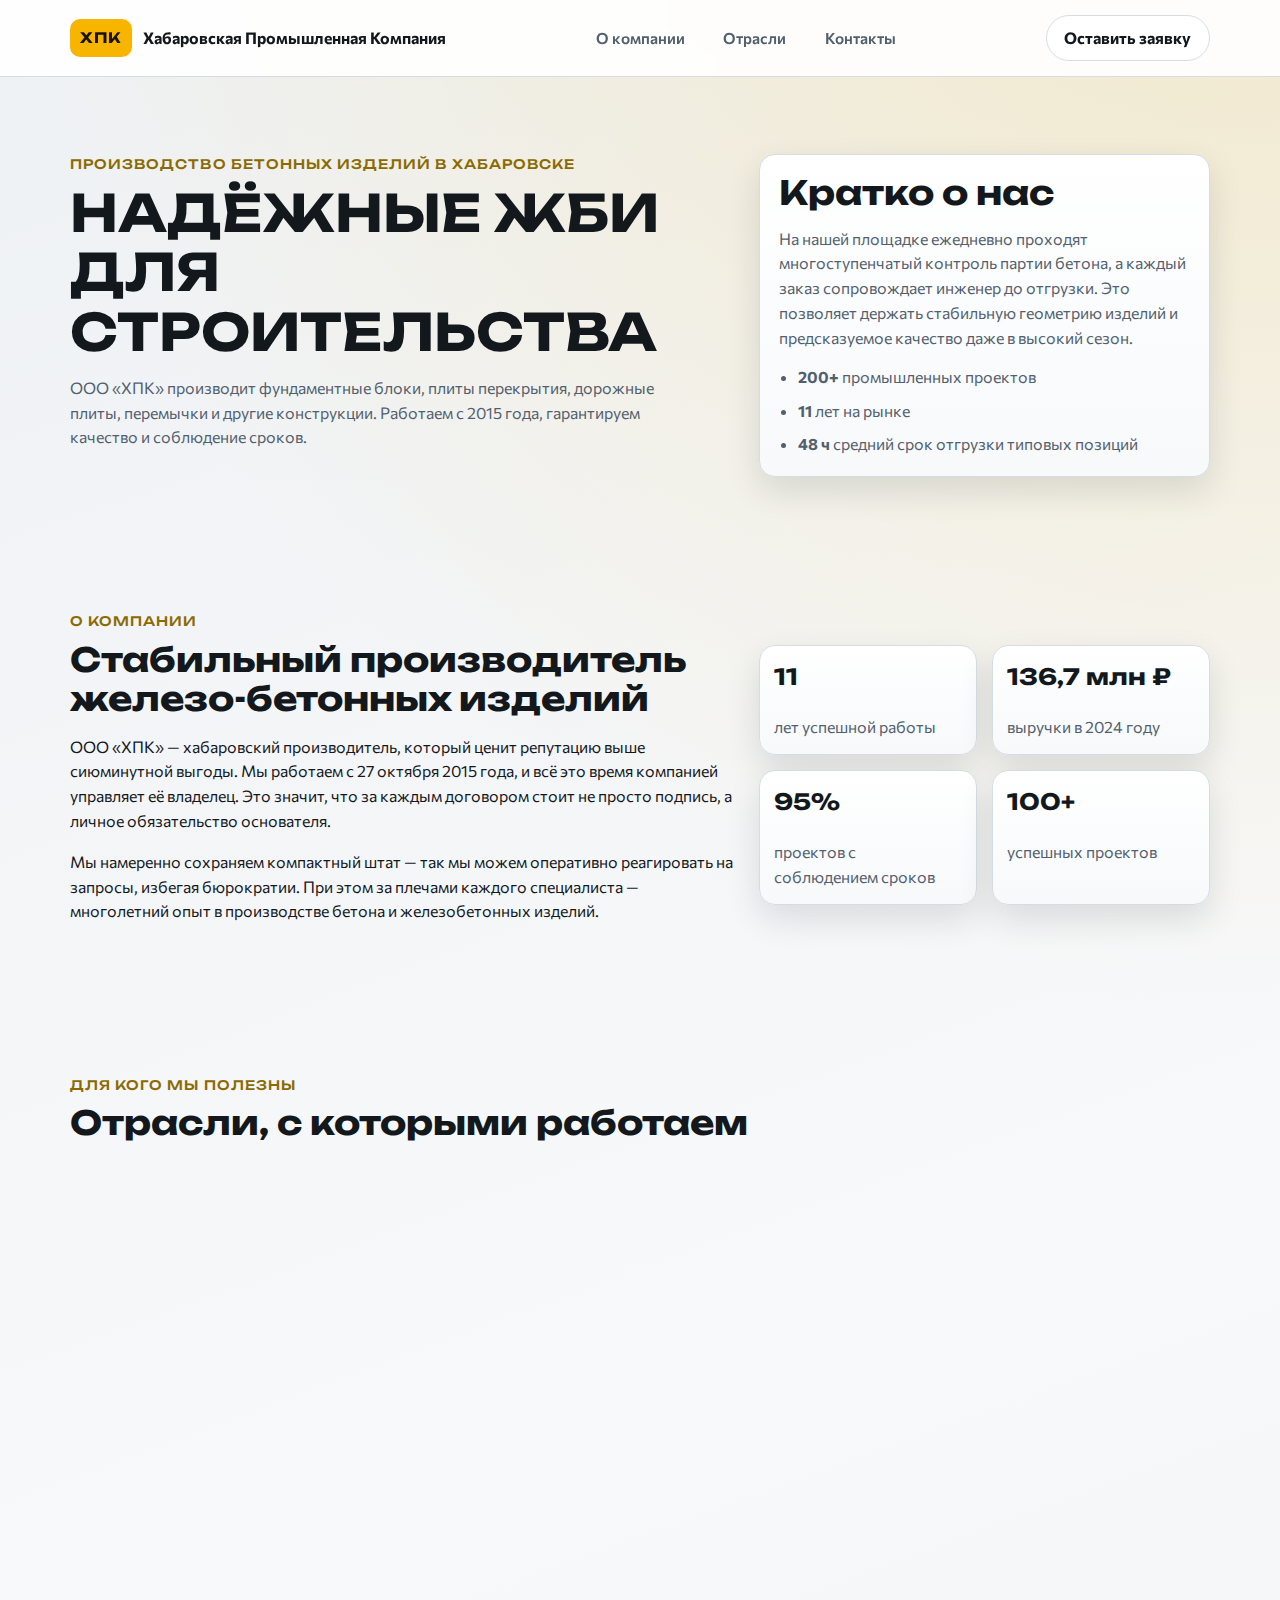
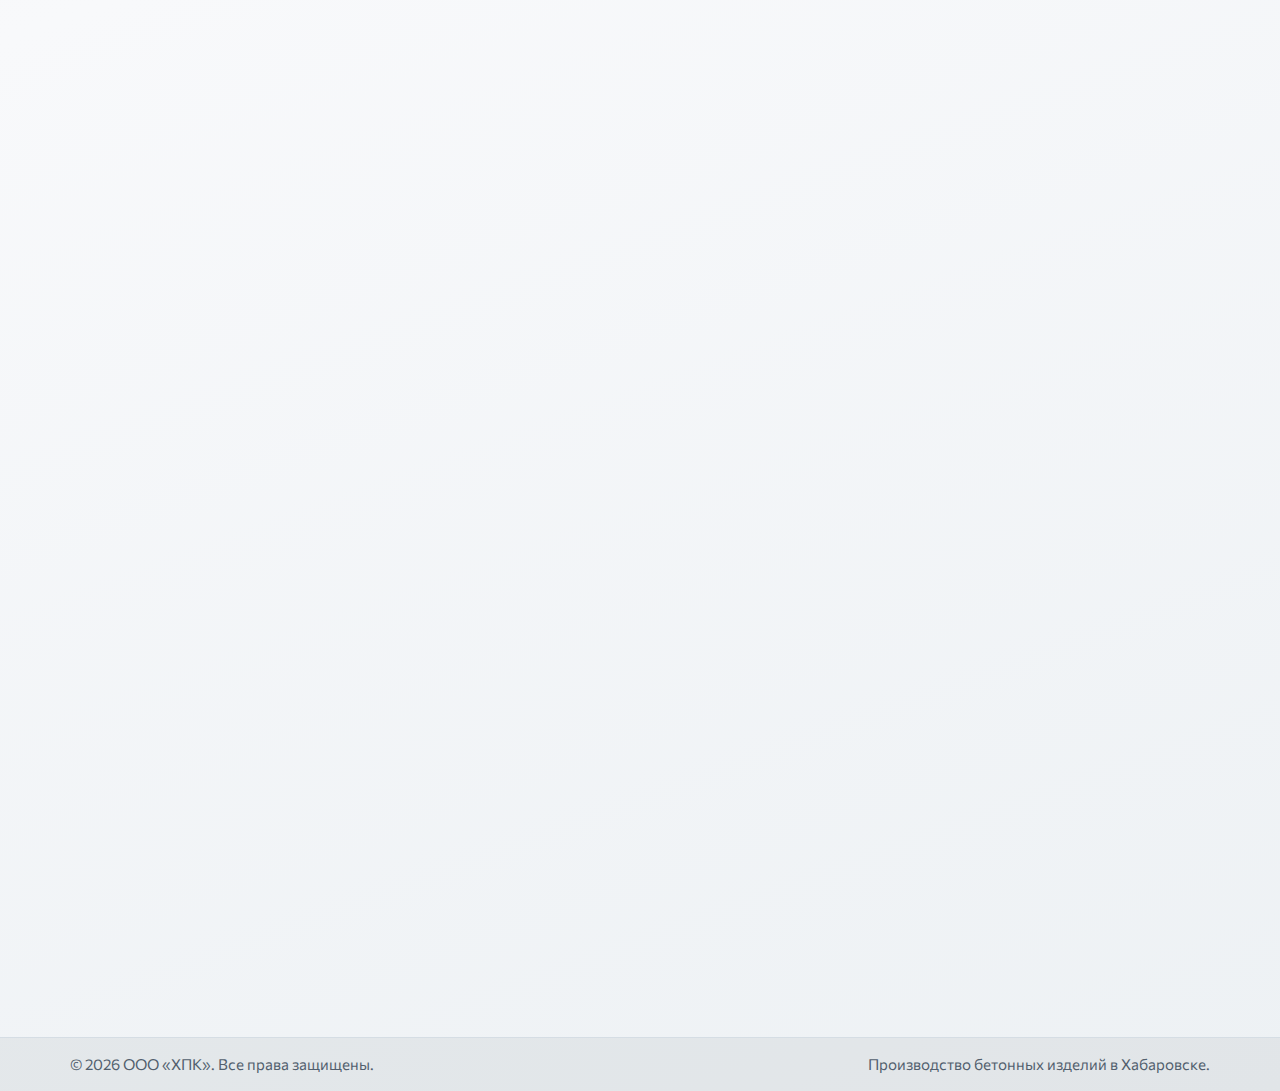
<file: index.html>
<!doctype html>
<html lang="ru">
<head>
  <meta charset="UTF-8" />
  <meta name="viewport" content="width=device-width, initial-scale=1.0" />
  <title>Хабаровская Промышленная Компания</title>
  <meta
    name="description"
    content="ООО «ХПК» — производство бетонных изделий в Хабаровске. Фундаментные блоки, плиты, перемычки. Работаем с 2015 года."
  />
  <link rel="stylesheet" href="styles.css" />
</head>
<body>
  <header class="header" id="home">
    <div class="container header-row">
      <a class="brand" href="CRM/login.html" aria-label="ООО ХПК">
        <span class="brand-mark">ХПК</span>
        <span class="brand-text">Хабаровская Промышленная Компания</span>
      </a>
      <nav class="nav" aria-label="Основное меню">
        <a href="#about">О компании</a>
        <a href="#industries">Отрасли</a>
        <a href="#contacts">Контакты</a>
      </nav>
      <a class="btn btn-line" href="#contacts">Оставить заявку</a>
    </div>
  </header>

  <main>
    <section class="hero section">
      <div class="container hero-grid reveal" data-reveal>
        <div>
          <p class="lead">Производство бетонных изделий в Хабаровске</p>
          <h1>НАДЁЖНЫЕ ЖБИ ДЛЯ СТРОИТЕЛЬСТВА</h1>
          <p class="hero-text">
            ООО «ХПК» производит фундаментные блоки, плиты перекрытия, дорожные плиты, перемычки и другие конструкции. 
            Работаем с 2015 года, гарантируем качество и соблюдение сроков.
          </p>
        </div>
        <aside class="hero-card" aria-label="Ключевые показатели">
          <h2>Кратко о нас</h2>
          <p class="hero-note">
            На нашей площадке ежедневно проходят многоступенчатый контроль партии бетона,
            а каждый заказ сопровождает инженер до отгрузки. Это позволяет держать стабильную
            геометрию изделий и предсказуемое качество даже в высокий сезон.
          </p>
          <ul>
            <li><strong>200+</strong> промышленных проектов</li>
            <li><strong>11</strong> лет на рынке</li>
            <li><strong>48 ч</strong> средний срок отгрузки типовых позиций</li>
          </ul>
        </aside>
      </div>
    </section>

    <section class="section about" id="about">
      <div class="container about-grid reveal" data-reveal>
        <div>
          <p class="kicker">О компании</p>
          <h2>Стабильный производитель железо-бетонных изделий</h2>
          <p>
        ООО «ХПК» — хабаровский производитель, который ценит репутацию выше сиюминутной выгоды. 
        Мы работаем с 27 октября 2015 года, и всё это время компанией управляет её владелец. 
        Это значит, что за каждым договором стоит не просто подпись, а личное обязательство основателя. 
        </p>
        <p>
        Мы намеренно сохраняем компактный штат — так мы можем оперативно реагировать на запросы, 
        избегая бюрократии. При этом за плечами каждого специалиста — многолетний опыт в производстве бетона 
        и железобетонных изделий.
      </p>
        </div>
        <div class="stats-grid">
          <article>
            <strong>11</strong>
            <p>лет успешной работы</p>
          </article>
          <article>
            <strong>136,7 млн ₽</strong>
            <p>выручки в 2024 году</p>
          </article>
          <article>
            <strong>95%</strong>
            <p>проектов с соблюдением сроков</p>
          </article>
          <article>
            <strong>100+</strong>
            <p>успешных проектов </p>
          </article>
        </div>
      </div>
    </section>

    <section class="section industries" id="industries">
      <div class="container">
        <p class="kicker">Для кого мы полезны</p>
        <h2>Отрасли, с которыми работаем</h2>
        <div class="industries-carousel reveal" data-reveal data-industries-carousel>
          <div class="carousel-viewport">
            <button class="carousel-arrow prev" type="button" aria-label="Предыдущая отрасль" data-carousel-prev>
              &#10094;
            </button>
            <div class="carousel-track" data-carousel-track>
              <article class="industry-slide">
                <img src="assets/images/industry-housing.jpg" alt="Жилищное строительство" loading="lazy" />
                <div class="industry-content">
                  <h3>Жилищное строительство</h3>
                  <p>Плиты и фундаментные элементы для многоквартирных и малоэтажных объектов с прогнозируемыми сроками поставки.</p>
                </div>
              </article>
              <article class="industry-slide">
                <img src="assets/images/industry-commercial.jpg" alt="Коммерческое строительство" loading="lazy" />
                <div class="industry-content">
                  <h3>Коммерческое строительство</h3>
                  <p>ЖБИ для торговых и офисных комплексов с повышенными требованиями к точности геометрии и качеству поверхности.</p>
                </div>
              </article>
              <article class="industry-slide">
                <img src="assets/images/industry-road.jpg" alt="Дорожное строительство" loading="lazy" />
                <div class="industry-content">
                  <h3>Дорожное строительство</h3>
                  <p>Дорожные плиты и конструкции, рассчитанные на высокие нагрузки и интенсивную эксплуатацию в сложном климате.</p>
                </div>
              </article>
              <article class="industry-slide">
                <img src="assets/images/industry-industrial.jpg" alt="Промышленные объекты" loading="lazy" />
                <div class="industry-content">
                  <h3>Промышленные объекты</h3>
                  <p>Конструктивные решения для цехов, производственных площадок и технических зданий с акцентом на долговечность.</p>
                </div>
              </article>
              <article class="industry-slide">
                <img src="assets/images/industry-warehouse.jpg" alt="Складские комплексы" loading="lazy" />
                <div class="industry-content">
                  <h3>Складские комплексы</h3>
                  <p>Поставляем ЖБИ для быстровозводимых складов и логистических центров с учетом модульной структуры объектов.</p>
                </div>
              </article>
              <article class="industry-slide">
                <img src="assets/images/industry-infra.jpg" alt="Инфраструктурные проекты" loading="lazy" />
                <div class="industry-content">
                  <h3>Инфраструктурные проекты</h3>
                  <p>Решения для инженерной и транспортной инфраструктуры, где важны надежность, ресурс и стабильная логистика.</p>
                </div>
              </article>
            </div>
            <button class="carousel-arrow next" type="button" aria-label="Следующая отрасль" data-carousel-next>
              &#10095;
            </button>
          </div>
          <div class="carousel-dots" aria-label="Навигация по слайдам">
            <button class="carousel-dot is-active" type="button" aria-label="Слайд 1"></button>
            <button class="carousel-dot" type="button" aria-label="Слайд 2"></button>
            <button class="carousel-dot" type="button" aria-label="Слайд 3"></button>
            <button class="carousel-dot" type="button" aria-label="Слайд 4"></button>
            <button class="carousel-dot" type="button" aria-label="Слайд 5"></button>
            <button class="carousel-dot" type="button" aria-label="Слайд 6"></button>
          </div>
        </div>
      </div>
    </section>

    <section class="section contact" id="contacts">
      <div class="container contact-grid reveal" data-reveal>
        <div>
          <p class="kicker">Контакты</p>
          <h2>Давайте обсудим ваш проект</h2>
          <p>ООО «ХПК»</p>
          <p>ИНН: 2723182691</p>
          <p>КПП: 272301001</p>
          <p>ОГРН: 1152723006512</p>
          <p>Адрес: г. Хабаровск, Строительная ул., д. 24</p>
          <p><a href="mailto:info@hpk.ru">info@hpk.ru</a></p>
          <p>Склад: Пн-Сб 8:00-17:00</p>
          <p>Прием заявок онлайн: круглосуточно</p>
        </div>
        <form class="contact-form" action="#" method="post">
          <label>
            Ваше имя
            <input type="text" name="name" placeholder="Иван" required />
          </label>
          <label>
            Телефон
            <input type="tel" name="phone" placeholder="+7 (___) ___-__-__" required />
          </label>
          <label>
            E-mail
            <input type="email" name="email" placeholder="mail@company.ru" />
          </label>
          <label>
            Задача
            <textarea name="message" rows="4" placeholder="Опишите кратко задачу"></textarea>
          </label>
          <button class="btn btn-fill" type="submit">Отправить заявку</button>
        </form>
      </div>
    </section>
  </main>

  <footer class="footer">
    <div class="container footer-row">
      <p>© 2026 ООО «ХПК». Все права защищены.</p>
      <p>Производство бетонных изделий в Хабаровске.</p>
    </div>
  </footer>
  <script src="script.js" defer></script>
</body>
</html>
</file>
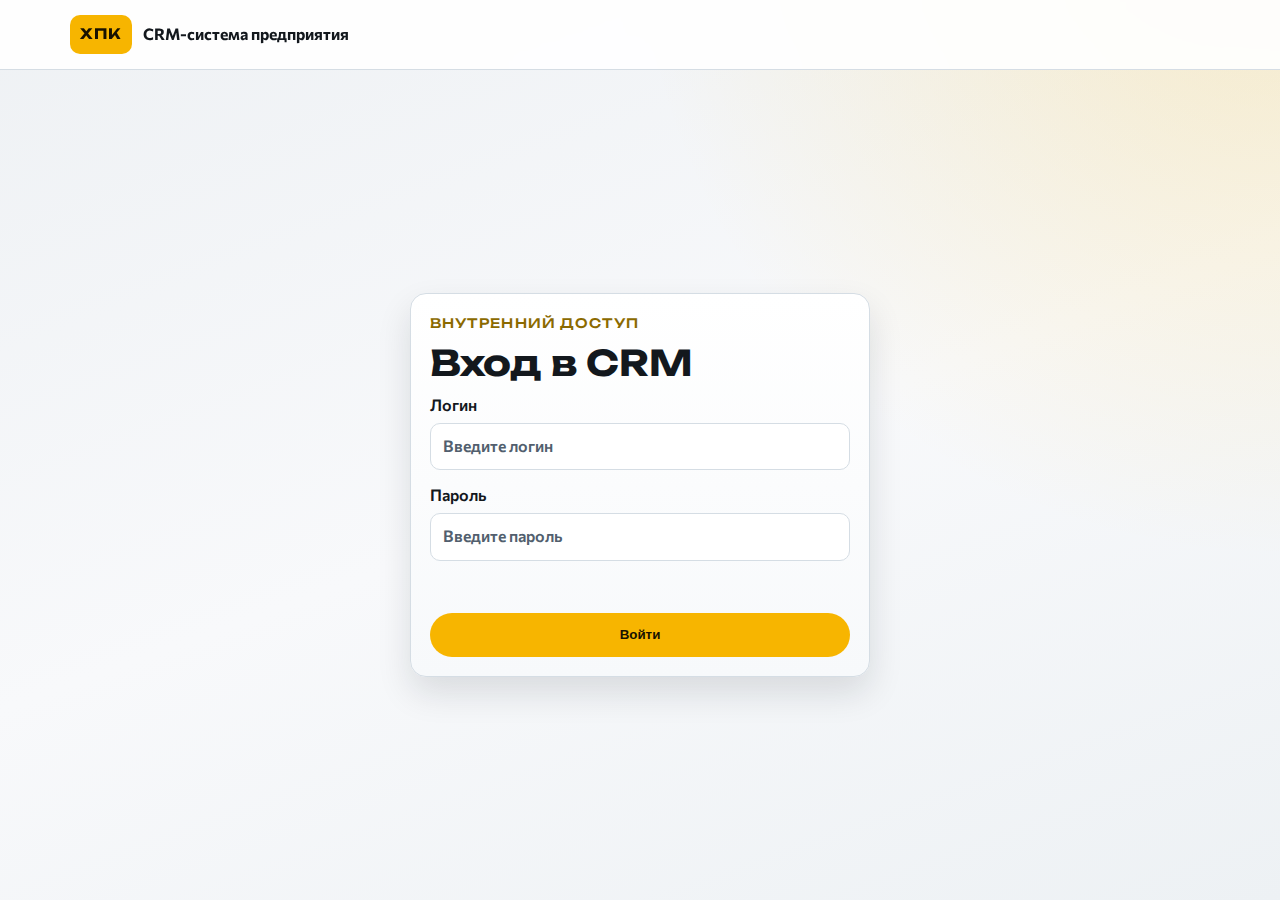
<file: CRM/dashboard.html>
<!doctype html>
<html lang="ru">
<head>
  <meta charset="UTF-8" />
  <meta name="viewport" content="width=device-width, initial-scale=1.0" />
  <title>CRM Кабинет | ООО «ХПК»</title>
  <meta name="description" content="Рабочий кабинет CRM ООО «ХПК»." />
  <link rel="icon" href="/favicon.ico" />
  <link rel="stylesheet" href="../styles.css" />
  <link rel="stylesheet" href="login.css" />
  <link rel="stylesheet" href="dashboard.css?v=20260216-layout2" />
</head>
<body class="dashboard-page">
  <header class="header login-header">
    <div class="container header-row">
      <a class="brand" href="../index.html" aria-label="ООО ХПК">
        <span class="brand-mark">ХПК</span>
        <span class="brand-text">CRM-система предприятия</span>
      </a>
      <button class="btn btn-line" type="button" data-logout-btn>Выйти</button>
    </div>
  </header>

  <main class="dashboard-main">
    <section class="container dashboard-shell">
      <aside class="dashboard-sidebar">
        <p class="kicker">Разделы CRM</p>
        <button class="tab-btn is-active" type="button" data-tab-btn data-tab-target="overview">Дашборд</button>
        <button class="tab-btn" type="button" data-tab-btn data-tab-target="clients">Клиенты</button>
        <button class="tab-btn" type="button" data-tab-btn data-tab-target="deals">Сделки</button>
        <button class="tab-btn" type="button" data-tab-btn data-tab-target="progress">Учет выполненного</button>
        <button class="tab-btn" type="button" data-tab-btn data-tab-target="workers">Сотрудники</button>
        <button class="tab-btn" type="button" data-tab-btn data-tab-target="attendance">Табель</button>
      </aside>

      <div class="dashboard-content">
        <section class="dashboard-panel is-active" data-tab-panel="overview">
          <h1>Дашборд</h1>
          <p class="login-text" data-user-info></p>
          <p class="login-message" data-dashboard-message aria-live="polite"></p>
          <div class="stats-grid dashboard-stats" data-overview-cards></div>
        </section>

        <section class="dashboard-panel" data-tab-panel="clients">
          <h2>Клиенты</h2>
          <div class="section-actions">
            <button class="btn btn-fill" type="button" data-create-client>Создать клиента</button>
          </div>
          <div class="table-wrap">
            <table class="entity-table">
              <thead>
                <tr>
                  <th>Клиент</th>
                  <th>Контакт</th>
                  <th>Телефон</th>
                  <th>Сделок</th>
                  <th></th>
                </tr>
              </thead>
              <tbody data-clients-body></tbody>
            </table>
          </div>
        </section>

        <section class="dashboard-panel" data-tab-panel="deals">
          <h2>Сделки</h2>
          <div class="section-actions">
            <button class="btn btn-fill" type="button" data-create-deal>Создать сделку</button>
          </div>
          <div class="table-wrap">
            <table class="entity-table">
              <thead>
                <tr>
                  <th>Заказ</th>
                  <th>Клиент</th>
                  <th>Сумма</th>
                  <th>Статус</th>
                  <th>Дата</th>
                  <th></th>
                </tr>
              </thead>
              <tbody data-deals-body></tbody>
            </table>
          </div>
        </section>

        <section class="dashboard-panel" data-tab-panel="progress">
          <h2>Учет</h2>
          <div class="stack-layout">
            <div class="subpanel">
              <h3>Добавление выпуска</h3>
              <div class="section-actions">
                <button class="btn btn-fill" type="button" data-create-production>Добавить выпуск</button>
              </div>
            </div>
            <div class="subpanel">
              <h3>Просмотр выпуска</h3>
              <form class="entity-form compact-form" data-production-filter-form>
                <input type="date" name="productionDate" data-production-date required />
                <button class="btn btn-line" type="submit">Показать день</button>
              </form>
              <div class="table-wrap">
                <table class="entity-table">
                  <thead>
                    <tr>
                      <th>Дата</th>
                      <th>Сотрудник</th>
                      <th>Изделие</th>
                      <th>Количество, шт</th>
                      <th></th>
                    </tr>
                  </thead>
                  <tbody data-productions-body></tbody>
                </table>
              </div>
            </div>
          </div>
        </section>

        <section class="dashboard-panel" data-tab-panel="workers">
          <h2>Сотрудники</h2>
          <div class="stack-layout">
            <div class="subpanel">
              <h3>Добавление сотрудника</h3>
              <div class="stats-grid dashboard-stats workers-stats">
                <article>
                  <strong data-workers-total>0</strong>
                  <p>Всего сотрудников</p>
                </article>
              </div>
              <div class="section-actions">
                <button class="btn btn-fill" type="button" data-create-worker>Добавить сотрудника</button>
              </div>
            </div>
            <div class="subpanel">
              <h3>Список сотрудников</h3>
              <div class="table-wrap">
                <table class="entity-table">
                  <thead>
                    <tr>
                      <th>Сотрудник</th>
                      <th>Должность</th>
                      <th></th>
                    </tr>
                  </thead>
                  <tbody data-workers-body></tbody>
                </table>
              </div>
            </div>
          </div>
        </section>

        <section class="dashboard-panel" data-tab-panel="attendance">
          <h2>Табель</h2>
          <div class="stack-layout">
            <div class="subpanel">
              <h3>Заполнение табеля</h3>
              <div class="section-actions">
                <button class="btn btn-fill" type="button" data-create-attendance>Заполнить табель</button>
              </div>
            </div>
            <div class="subpanel">
              <h3>Просмотр табеля</h3>
              <form class="entity-form compact-form" data-attendance-filter-form>
                <input type="date" name="attendanceDate" data-attendance-date required />
                <button class="btn btn-line" type="submit">Показать день</button>
              </form>
              <div class="table-wrap">
                <table class="entity-table">
                  <thead>
                    <tr>
                      <th>Дата</th>
                      <th>Сотрудник</th>
                      <th>Статус</th>
                      <th>Отработано, ч</th>
                      <th></th>
                    </tr>
                  </thead>
                  <tbody data-attendance-body></tbody>
                </table>
              </div>
            </div>
          </div>
        </section>
      </div>
    </section>
  </main>

  <div class="modal-overlay" data-edit-modal hidden>
    <div class="modal-card">
      <div class="modal-header">
        <h3 data-edit-title>Редактирование</h3>
        <button class="btn btn-line btn-small" type="button" data-edit-close>Закрыть</button>
      </div>
      <form class="modal-form" data-edit-form></form>
    </div>
  </div>

  <script src="dashboard.js?v=20260216-ui1" defer></script>
</body>
</html>
</file>
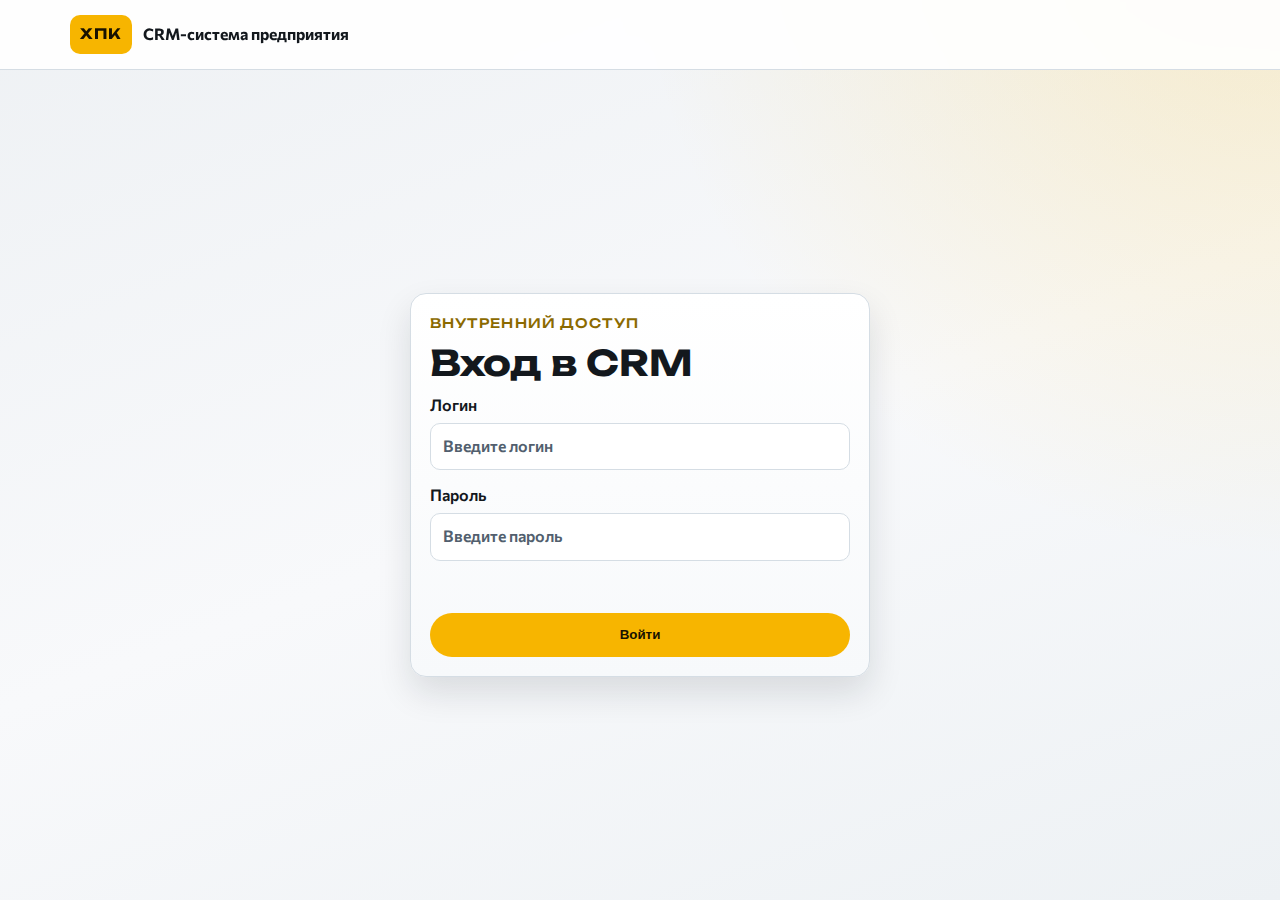
<file: CRM/login.html>
<!doctype html>
<html lang="ru">
<head>
  <meta charset="UTF-8" />
  <meta name="viewport" content="width=device-width, initial-scale=1.0" />
  <title>Вход в CRM | ООО «ХПК»</title>
  <meta name="description" content="Вход в CRM-систему ООО «ХПК» для сотрудников предприятия." />
  <link rel="stylesheet" href="../styles.css" />
  <link rel="stylesheet" href="login.css" />
</head>
<body class="login-page">
  <header class="header login-header">
    <div class="container header-row">
      <a class="brand" href="../index.html" aria-label="ООО ХПК">
        <span class="brand-mark">ХПК</span>
        <span class="brand-text">CRM-система предприятия</span>
      </a>
    </div>
  </header>

  <main class="login-main">
    <section class="login-section">
      <div class="login-card">
        <p class="kicker">Внутренний доступ</p>
        <h1>Вход в CRM</h1>
        
        <form class="login-form" action="#" method="post" autocomplete="on" data-login-form>
          <label>
            Логин
            <input type="text" name="username" placeholder="Введите логин" required autocomplete="username" data-login-input />
          </label>
          <label>
            Пароль
            <input type="password" name="password" placeholder="Введите пароль" required autocomplete="current-password" data-password-input />
          </label>
          <p class="login-message" data-login-message aria-live="polite"></p>
          <button class="btn btn-fill" type="submit">Войти</button>
        </form>
      </div>
    </section>
  </main>
  <script src="login.js" defer></script>
</body>
</html>
</file>
<file: styles.css>
@font-face {
  font-family: "Commissioner";
  src: url("assets/fonts/Commissioner-400.ttf") format("truetype");
  font-style: normal;
  font-weight: 400;
  font-display: swap;
}

@font-face {
  font-family: "Commissioner";
  src: url("assets/fonts/Commissioner-500.ttf") format("truetype");
  font-style: normal;
  font-weight: 500;
  font-display: swap;
}

@font-face {
  font-family: "Commissioner";
  src: url("assets/fonts/Commissioner-600.ttf") format("truetype");
  font-style: normal;
  font-weight: 600;
  font-display: swap;
}

@font-face {
  font-family: "Commissioner";
  src: url("assets/fonts/Commissioner-700.ttf") format("truetype");
  font-style: normal;
  font-weight: 700;
  font-display: swap;
}

@font-face {
  font-family: "Commissioner";
  src: url("assets/fonts/Commissioner-800.ttf") format("truetype");
  font-style: normal;
  font-weight: 800;
  font-display: swap;
}

@font-face {
  font-family: "Unbounded";
  src: url("assets/fonts/Unbounded-500.ttf") format("truetype");
  font-style: normal;
  font-weight: 500;
  font-display: swap;
}

@font-face {
  font-family: "Unbounded";
  src: url("assets/fonts/Unbounded-700.ttf") format("truetype");
  font-style: normal;
  font-weight: 700;
  font-display: swap;
}

:root {
  --bg: #f2f4f6;
  --surface: #ffffff;
  --surface-soft: #f7f9fb;
  --ink: #13181d;
  --muted: #525f6e;
  --line: #d5dde4;
  --brand: #f7b500;
  --brand-dark: #d79c00;
  --brand-ink: #181200;
  --brand-ink-soft: #7c5d00;
  --brand-soft: #fff8df;
  --kicker: #8b6a00;
  --accent: #1d2b36;
  --dot: #c4ccd4;
  --header-bg: rgba(255, 255, 255, 0.9);
  --footer-bg: rgba(29, 43, 54, 0.06);
  --bg-grad-1: #eef1f4;
  --bg-grad-2: #f8f9fb;
  --bg-grad-3: #edf1f4;
  --brand-glow: rgba(247, 181, 0, 0.2);
  --radius: 16px;
  --shadow: 0 14px 34px rgba(19, 24, 29, 0.12);
}

@media (prefers-color-scheme: dark) {
  :root {
    --bg: #0c1014;
    --surface: #141b22;
    --surface-soft: #18212a;
    --ink: #f5f7fb;
    --muted: #c1cbd6;
    --line: #26323d;
    --brand: #f0b31a;
    --brand-dark: #d49b13;
    --brand-ink: #1a1200;
    --brand-ink-soft: #ffdd8f;
    --brand-soft: #2b2310;
    --kicker: #f0c15a;
    --accent: #0e141a;
    --dot: #3a4654;
    --header-bg: rgba(12, 16, 20, 0.92);
    --footer-bg: rgba(255, 255, 255, 0.04);
    --bg-grad-1: #0f1419;
    --bg-grad-2: #111820;
    --bg-grad-3: #0f151c;
    --brand-glow: rgba(240, 179, 26, 0.08);
    --shadow: 0 18px 36px rgba(0, 0, 0, 0.45);
  }
}

* {
  box-sizing: border-box;
}

html,
body {
  margin: 0;
  padding: 0;
}

html {
  scroll-behavior: smooth;
  scroll-padding-top: 118px;
}

body {
  font-family: "Commissioner", "Segoe UI", Arial, sans-serif;
  color: var(--ink);
  background:
    radial-gradient(circle at 100% -10%, var(--brand-glow), transparent 40%),
    linear-gradient(160deg, var(--bg-grad-1), var(--bg-grad-2) 52%, var(--bg-grad-3)),
    var(--bg);
  line-height: 1.55;
}

.container {
  width: min(1140px, 92vw);
  margin: 0 auto;
}

a {
  color: inherit;
}


.header {
  position: sticky;
  top: 0;
  z-index: 40;
  border-bottom: 1px solid var(--line);
  background: var(--header-bg);
  backdrop-filter: blur(10px);
}

.header-row,
.footer-row {
  display: flex;
  justify-content: space-between;
  align-items: center;
  gap: 1rem;
  padding: 0.95rem 0;
}

.brand {
  display: inline-flex;
  align-items: center;
  gap: 0.7rem;
  text-decoration: none;
  font-weight: 700;
}

.brand-mark {
  font-family: "Unbounded", "Segoe UI", Arial, sans-serif;
  font-size: 0.9rem;
  letter-spacing: 0.08em;
  padding: 0.5rem 0.6rem;
  border-radius: 10px;
  color: var(--brand-ink);
  background: var(--brand);
}

.brand-text {
  font-size: 1rem;
}

.nav {
  display: flex;
  gap: 1.1rem;
}

.nav a {
  position: relative;
  z-index: 1;
  overflow: hidden;
  border-radius: 999px;
  padding: 0.35rem 0.65rem;
  text-decoration: none;
  color: var(--muted);
  font-weight: 600;
  font-size: 0.96rem;
  transition: color 0.28s ease, transform 0.28s ease;
}

.nav a::before {
  content: "";
  position: absolute;
  inset: 0;
  border-radius: inherit;
  background: rgba(247, 181, 0, 0.18);
  transform: scaleX(0);
  transform-origin: left center;
  transition: transform 0.28s ease;
  z-index: -1;
}

.nav a:hover {
  color: var(--ink);
  transform: translateY(-1px);
}

.nav a:hover::before {
  transform: scaleX(1);
}

.section {
  padding: 4.2rem 0;
}

.hero {
  padding-top: 4.8rem;
}

.hero-grid,
.about-grid,
.contact-grid {
  display: grid;
  grid-template-columns: 1.25fr 0.85fr;
  gap: 1.6rem;
}

.about-grid.expanded {
  grid-template-columns: 1.2fr 0.8fr;
}

.lead,
.kicker {
  margin: 0 0 0.6rem;
  font-family: "Unbounded", "Segoe UI", Arial, sans-serif;
  font-size: 0.82rem;
  letter-spacing: 0.08em;
  text-transform: uppercase;
  color: var(--kicker);
}

h1,
h2,
h3 {
  margin: 0 0 0.85rem;
  line-height: 1.16;
}

h1 {
  font-family: "Unbounded", "Segoe UI", Arial, sans-serif;
  font-size: clamp(2rem, 4vw, 3.5rem);
  max-width: 17ch;
}

h2 {
  font-family: "Unbounded", "Segoe UI", Arial, sans-serif;
  font-size: clamp(1.45rem, 2.6vw, 2.15rem);
}

.hero-text {
  margin: 0;
  max-width: 62ch;
  color: var(--muted);
}

.hero-actions {
  display: flex;
  flex-wrap: wrap;
  gap: 0.75rem;
  margin-top: 1.4rem;
}

.btn {
  display: inline-flex;
  align-items: center;
  justify-content: center;
  min-height: 44px;
  padding: 0.6rem 1.1rem;
  border-radius: 999px;
  border: 1px solid transparent;
  font-weight: 700;
  text-decoration: none;
  transition: all 0.2s ease;
}

.btn-fill {
  background: var(--brand);
  color: var(--brand-ink);
}

.btn-fill:hover {
  background: var(--brand-dark);
}

.btn-line {
  border-color: var(--line);
  color: var(--ink);
  background: var(--surface);
}

.btn-line:hover {
  background: var(--brand);
  border-color: var(--brand);
  color: var(--brand-ink);
}

.btn-soft {
  border-color: var(--line);
  background: var(--surface);
  color: var(--ink);
}

.hero-card,
.service-card,
.metric-card,
.stats-grid article,
.contact-form,
.text-panel,
.risk-panel {
  background: linear-gradient(180deg, var(--surface), var(--surface-soft));
  border: 1px solid var(--line);
  border-radius: var(--radius);
  box-shadow: var(--shadow);
}

.hero-card {
  padding: 1.2rem;
  transition: transform 0.35s ease, box-shadow 0.35s ease;
}

.hero-card:hover {
  transform: translateY(-4px);
  box-shadow: 0 18px 36px rgba(19, 24, 29, 0.15);
}

.hero-card ul {
  margin: 0;
  padding-left: 1.15rem;
  color: var(--muted);
}

.hero-note {
  margin: 0 0 0.9rem;
  color: var(--muted);
}

.hero-card li + li {
  margin-top: 0.55rem;
}

.service-grid,
.metric-grid {
  display: grid;
  grid-template-columns: repeat(3, minmax(0, 1fr));
  gap: 1rem;
}

.single-service {
  grid-template-columns: 1fr;
}

.service-card,
.metric-card {
  padding: 1.1rem;
}

.service-card h3,
.metric-card h3 {
  margin-bottom: 0.7rem;
  font-size: 1.08rem;
}

.service-card ul {
  margin: 0;
  padding-left: 1.15rem;
  color: var(--muted);
}

.service-card li + li {
  margin-top: 0.42rem;
}

.text-panel {
  padding: 1.1rem;
}

.text-panel p {
  margin: 0;
  color: var(--muted);
}

.text-panel p + p {
  margin-top: 0.85rem;
}

.about-grid {
  align-items: start;
}

.about .stats-grid {
  margin-top: 2.1rem;
}

.stats-grid {
  display: grid;
  grid-template-columns: repeat(2, minmax(0, 1fr));
  gap: 0.9rem;
}

.stats-grid article {
  padding: 0.9rem;
  display: flex;
  flex-direction: column;
  transition: transform 0.3s ease, box-shadow 0.3s ease;
}

.stats-grid article:hover {
  transform: translateY(-4px);
  box-shadow: 0 18px 36px rgba(19, 24, 29, 0.15);
}

.stats-grid strong {
  display: block;
  font-family: "Unbounded", "Segoe UI", Arial, sans-serif;
  font-size: 1.4rem;
  min-height: 2.2em;
}

.stats-grid p {
  margin: 0.35rem 0 0;
  color: var(--muted);
}

.finance {
  padding-top: 1rem;
}

.metric-value {
  margin: 0;
  font-family: "Unbounded", "Segoe UI", Arial, sans-serif;
  font-size: 1.45rem;
}

.metric-card p {
  margin: 0.5rem 0 0;
  color: var(--muted);
}

.risk-panel {
  margin-top: 1rem;
  padding: 1.1rem;
}

.risk-panel p {
  margin: 0;
  color: var(--muted);
}

.risk-panel ul {
  margin: 0.85rem 0 0;
  padding-left: 1.15rem;
  color: var(--muted);
}

.risk-panel li + li {
  margin-top: 0.42rem;
}

.contact {
  padding-bottom: 4.8rem;
}

.contact-grid {
  align-items: start;
}

.contact-grid p {
  margin: 0.3rem 0;
  color: var(--muted);
}

.industries-carousel {
  position: relative;
  display: grid;
  gap: 0.85rem;
  align-items: center;
}

.carousel-viewport {
  position: relative;
  overflow: hidden;
  border-radius: var(--radius);
}

.carousel-track {
  display: flex;
  transition: transform 0.82s cubic-bezier(0.22, 0.61, 0.36, 1);
  will-change: transform;
}

.industry-slide {
  flex: 0 0 100%;
  display: grid;
  grid-template-rows: auto 1fr;
  overflow: hidden;
  border-radius: var(--radius);
  border: 1px solid var(--line);
  background: var(--surface);
  box-shadow: 0 14px 30px rgba(19, 24, 29, 0.12);
}

.industry-slide img {
  width: 100%;
  aspect-ratio: 16 / 9;
  height: auto;
  object-fit: cover;
  display: block;
}

.industry-content {
  padding: 1rem 1.1rem 1.2rem;
}

.industry-content h3 {
  margin: 0 0 0.55rem;
  font-size: 1.2rem;
}

.industry-content p {
  margin: 0;
  color: var(--muted);
}

.carousel-arrow {
  width: 46px;
  height: 46px;
  border: 1px solid var(--line);
  border-radius: 50%;
  background: var(--surface);
  color: var(--ink);
  font-size: 1.25rem;
  cursor: pointer;
  box-shadow: 0 10px 22px rgba(19, 24, 29, 0.14);
  transition: all 0.28s ease;
  position: absolute;
  top: 50%;
  transform: translateY(-50%);
  z-index: 2;
  opacity: 0.2;
  transition: opacity 0.25s ease, transform 0.25s ease, border-color 0.25s ease, color 0.25s ease, background 0.25s ease;
}

.carousel-arrow:hover,
.carousel-arrow:focus-visible {
  opacity: 0.85;
}

.carousel-arrow.prev {
  left: 12px;
}

.carousel-arrow.next {
  right: 12px;
}

.carousel-arrow:hover {
  border-color: var(--brand);
  color: var(--brand-ink-soft);
  background: var(--brand-soft);
}

.carousel-dots {
  grid-column: 1 / -1;
  display: flex;
  justify-content: center;
  gap: 0.45rem;
}

.carousel-dot {
  width: 11px;
  height: 11px;
  border-radius: 50%;
  border: 1px solid transparent;
  background: var(--dot);
  cursor: pointer;
  padding: 0;
  transition: transform 0.2s ease, background 0.2s ease;
}

.carousel-dot.is-active {
  background: var(--brand);
  transform: scale(1.2);
}

.contact-form {
  padding: 1rem;
  display: grid;
  gap: 0.75rem;
}

label {
  display: grid;
  gap: 0.33rem;
  font-weight: 600;
}

input,
textarea {
  border: 1px solid var(--line);
  border-radius: 10px;
  padding: 0.65rem 0.75rem;
  font: inherit;
  background: var(--surface);
  color: var(--ink);
}

input::placeholder,
textarea::placeholder {
  color: var(--muted);
}

input:focus,
textarea:focus {
  outline: 2px solid rgba(247, 181, 0, 0.35);
  border-color: var(--brand);
}

.footer {
  border-top: 1px solid var(--line);
  background: var(--footer-bg);
}

.footer p {
  margin: 0;
  color: var(--muted);
  font-size: 0.95rem;
}

.reveal {
  opacity: 0;
  transition: opacity 0.45s ease;
}

.reveal.is-visible {
  opacity: 1;
}

section[id] {
  scroll-margin-top: 118px;
}

#industries {
  scroll-margin-top: -75px;
}

@media (max-width: 1024px) {
  .metric-grid {
    grid-template-columns: repeat(2, minmax(0, 1fr));
  }

  .nav {
    gap: 0.75rem;
  }
}

@media (max-width: 860px) {
  .topline-row,
  .header-row,
  .footer-row {
    flex-direction: column;
    text-align: center;
  }

  .hero-grid,
  .about-grid,
  .contact-grid,
  .metric-grid,
  .stats-grid {
    grid-template-columns: 1fr;
  }

  .about .stats-grid {
    margin-top: 0;
  }

  .carousel-viewport {
    min-height: 0;
  }

  .carousel-arrow {
    width: 42px;
    height: 42px;
  }

  .carousel-arrow.prev {
    left: 10px;
  }

  .carousel-arrow.next {
    right: 10px;
  }

  .nav {
    flex-wrap: wrap;
    justify-content: center;
  }

  .section {
    padding: 3.3rem 0;
  }
}
</file>
<file: CRM/login.css>
.login-page {
  min-height: 100vh;
  display: flex;
  flex-direction: column;
}

.login-header {
  position: static;
}

.login-main {
  flex: 1;
  display: grid;
  place-items: center;
  padding: 2rem 1rem;
}

.login-section {
  width: min(460px, 100%);
}

.login-card {
  background: linear-gradient(180deg, var(--surface), var(--surface-soft));
  border: 1px solid var(--line);
  border-radius: var(--radius);
  box-shadow: 0 16px 34px rgba(19, 24, 29, 0.12);
  padding: 1.2rem;
}

.login-card h1 {
  margin-bottom: 0.55rem;
  font-size: clamp(1.7rem, 3.2vw, 2.2rem);
}

.login-text {
  margin: 0 0 1rem;
  color: var(--muted);
}

.login-form {
  display: grid;
  gap: 0.8rem;
}

.login-form .btn {
  margin-top: 0.4rem;
}

.login-message {
  min-height: 1.25rem;
  margin: 0;
  font-size: 0.95rem;
  color: var(--muted);
}

.login-message.is-error {
  color: #d73a49;
}

.login-message.is-success {
  color: #2f8f4e;
}

@media (max-width: 640px) {
  .login-main {
    padding-top: 1.2rem;
  }

  .login-card {
    padding: 1rem;
  }
}
</file>
<file: CRM/dashboard.css>
.dashboard-page {
  min-height: 100vh;
  display: flex;
  flex-direction: column;
}

.dashboard-page .container {
  width: min(100%, calc(100vw - 2rem));
  max-width: none;
}

.dashboard-main {
  flex: 1;
  padding: 1.5rem 0 2.2rem;
}

.dashboard-shell {
  display: grid;
  grid-template-columns: 260px 1fr;
  gap: 1rem;
  align-items: start;
}

.dashboard-sidebar,
.dashboard-panel {
  background: linear-gradient(180deg, var(--surface), var(--surface-soft));
  border: 1px solid var(--line);
  border-radius: var(--radius);
  box-shadow: var(--shadow);
}

.dashboard-sidebar {
  padding: 1rem;
  display: grid;
  gap: 0.55rem;
  align-content: start;
  position: sticky;
  top: 86px;
  max-height: calc(100vh - 96px);
  overflow: auto;
}

.tab-btn {
  border: 1px solid var(--line);
  border-radius: 10px;
  padding: 0.6rem 0.8rem;
  text-align: left;
  background: var(--surface);
  color: var(--ink);
  font-weight: 600;
  cursor: pointer;
}

.tab-btn.is-active {
  border-color: var(--brand);
  background: var(--brand-soft);
}

.dashboard-content {
  display: grid;
}

.dashboard-panel {
  display: none;
  padding: 1rem;
}

.dashboard-panel.is-active {
  display: block;
}

.dashboard-stats {
  margin-top: 1rem;
}

.dashboard-stats article {
  padding: 0.9rem;
}

.dashboard-stats strong {
  min-height: auto;
}

.progress-single-stat {
  grid-template-columns: 1fr;
  max-width: 320px;
}

.workers-stats {
  margin-top: 0.7rem;
}

.split-grid {
  display: grid;
  grid-template-columns: repeat(2, minmax(0, 1fr));
  gap: 1rem;
  margin-top: 0.85rem;
}

.stack-layout {
  display: grid;
  grid-template-columns: 1fr;
  gap: 1rem;
  margin-top: 0.85rem;
}

.subpanel {
  border: 1px solid var(--line);
  border-radius: 12px;
  padding: 0.9rem;
  background: var(--surface);
}

.subpanel h3 {
  margin-bottom: 0.65rem;
}

.section-actions {
  margin: 0.4rem 0 1rem;
  display: flex;
  gap: 0.6rem;
  flex-wrap: wrap;
}

.modal-overlay {
  position: fixed;
  inset: 0;
  background: rgba(0, 0, 0, 0.45);
  display: grid;
  place-items: center;
  z-index: 120;
  padding: 1rem;
}

.modal-overlay[hidden] {
  display: none !important;
}

.modal-card {
  width: min(620px, 96vw);
  background: linear-gradient(180deg, var(--surface), var(--surface-soft));
  border: 1px solid var(--line);
  border-radius: var(--radius);
  box-shadow: var(--shadow);
  padding: 1rem;
}

.modal-header {
  display: flex;
  align-items: center;
  justify-content: space-between;
  gap: 0.7rem;
}

.modal-form {
  margin-top: 0.8rem;
  display: grid;
  gap: 0.65rem;
}

.modal-form input,
.modal-form select,
.modal-form textarea {
  width: 100%;
  border: 1px solid var(--line);
  border-radius: 10px;
  padding: 0.65rem 0.75rem;
  font: inherit;
  background: var(--surface);
  color: var(--ink);
}

.modal-actions {
  display: flex;
  gap: 0.6rem;
  justify-content: flex-end;
}

.entity-form {
  margin: 0.85rem 0 1rem;
  display: grid;
  grid-template-columns: repeat(4, minmax(0, 1fr));
  gap: 0.65rem;
}

.deal-form {
  grid-template-columns: repeat(5, minmax(0, 1fr));
}

.compact-form {
  grid-template-columns: minmax(180px, 250px) auto;
}

.entity-form input,
.entity-form select {
  width: 100%;
  border: 1px solid var(--line);
  border-radius: 10px;
  padding: 0.65rem 0.75rem;
  font: inherit;
  background: var(--surface);
  color: var(--ink);
}

.entity-form button {
  width: 100%;
}

.table-wrap {
  overflow-x: auto;
}

.entity-table {
  width: 100%;
  border-collapse: collapse;
  min-width: 700px;
}

.entity-table th,
.entity-table td {
  border-bottom: 1px solid var(--line);
  padding: 0.62rem 0.5rem;
  text-align: left;
}

.entity-table th {
  color: var(--muted);
  font-size: 0.9rem;
  font-weight: 700;
}

.badge {
  display: inline-flex;
  align-items: center;
  border-radius: 999px;
  padding: 0.2rem 0.55rem;
  font-size: 0.82rem;
  font-weight: 600;
  border: 1px solid var(--line);
}

.badge-new {
  background: rgba(50, 132, 255, 0.16);
}

.badge-progress {
  background: rgba(245, 170, 0, 0.2);
}

.badge-won {
  background: rgba(47, 143, 78, 0.2);
}

.badge-lost {
  background: rgba(215, 58, 73, 0.2);
}

.btn-small {
  min-height: 34px;
  padding: 0.3rem 0.7rem;
  font-size: 0.88rem;
}

.btn-danger {
  border-color: #d44848;
  color: #c62828;
  background: rgba(214, 72, 72, 0.08);
}

.btn-danger:hover {
  border-color: #bb2f2f;
  color: #9f1f1f;
  background: rgba(187, 47, 47, 0.14);
}

.btn-danger:active {
  border-color: #981d1d;
  color: #7f1616;
  background: rgba(152, 29, 29, 0.2);
}

.empty-state {
  color: var(--muted);
}

@media (max-width: 1100px) {
  .dashboard-shell {
    grid-template-columns: 1fr;
  }

  .dashboard-sidebar {
    position: static;
    max-height: none;
    overflow: visible;
    grid-template-columns: repeat(2, minmax(0, 1fr));
  }

  .dashboard-sidebar .kicker {
    grid-column: 1 / -1;
  }
}

@media (max-width: 760px) {
  .dashboard-main {
    padding-top: 1rem;
  }

  .dashboard-page .container {
    width: min(100%, calc(100vw - 1rem));
  }

  .dashboard-sidebar {
    grid-template-columns: 1fr;
  }

  .entity-form,
  .deal-form,
  .compact-form {
    grid-template-columns: 1fr;
  }

  .split-grid {
    grid-template-columns: 1fr;
  }

  .entity-table {
    min-width: 620px;
  }
}
</file>
